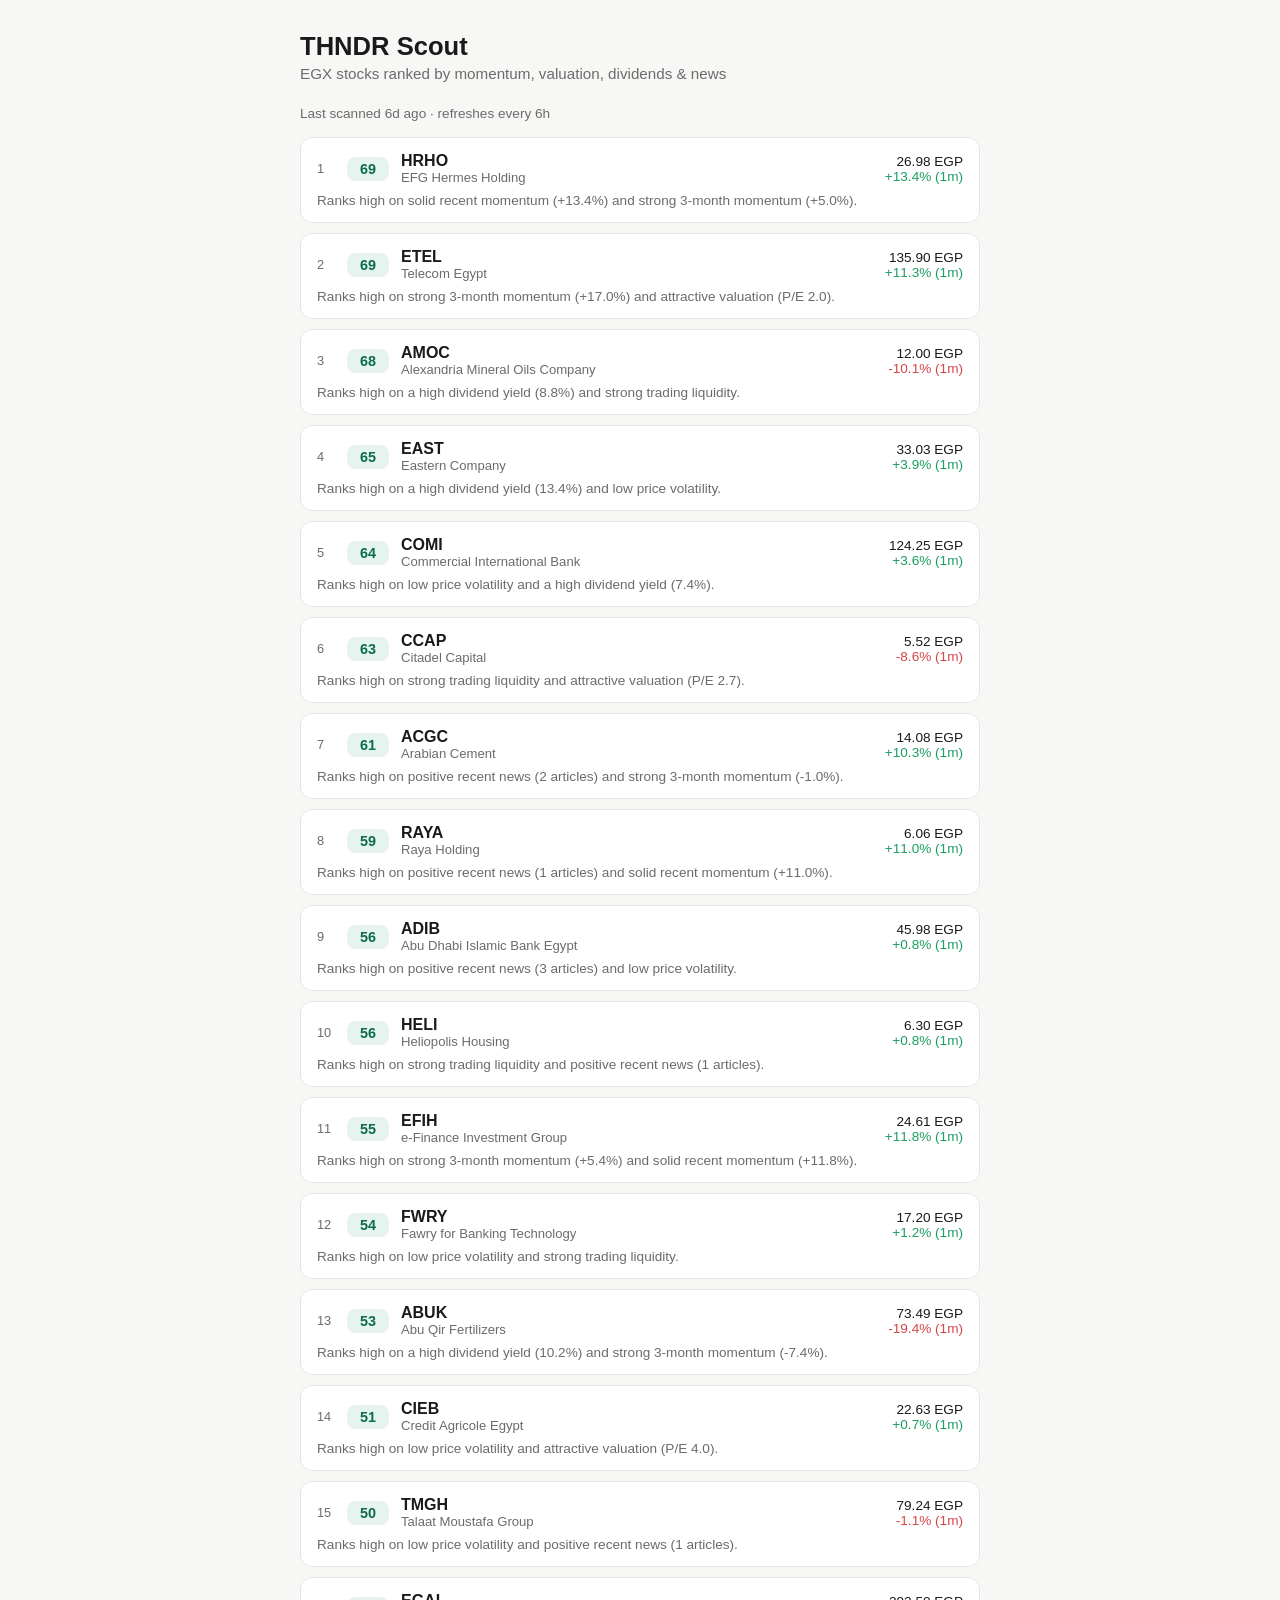
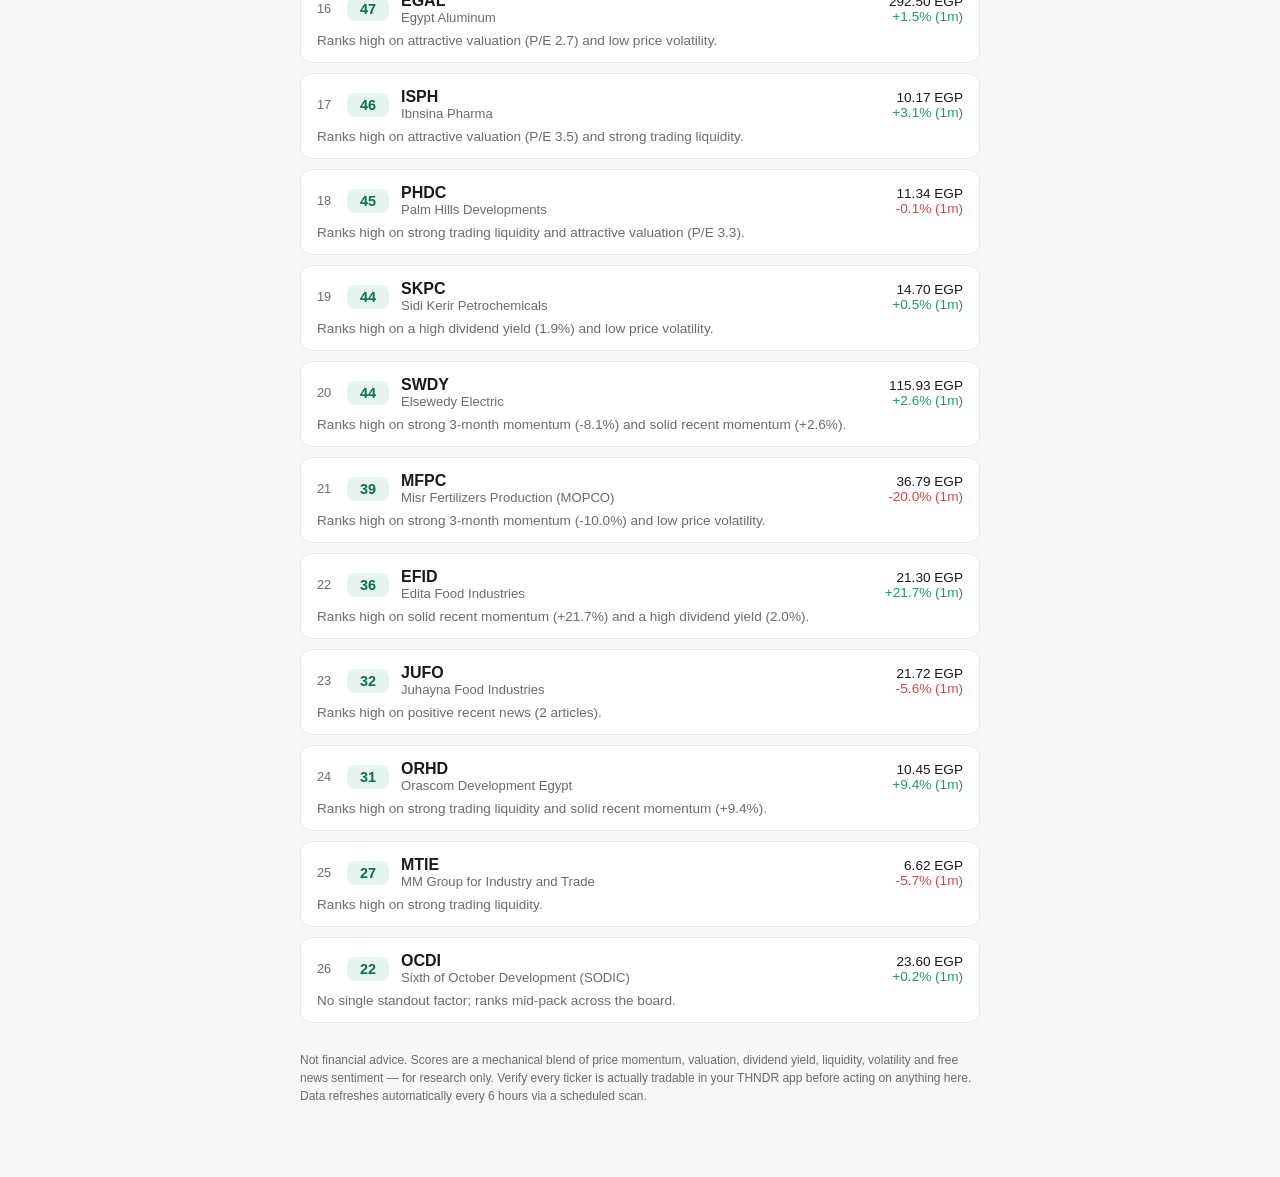
<file: docs/index.html>
<!doctype html>
<html lang="en">
<head>
  <meta charset="utf-8" />
  <meta name="viewport" content="width=device-width, initial-scale=1" />
  <title>THNDR Scout</title>
  <link rel="stylesheet" href="style.css" />
</head>
<body>
  <main>
    <header>
      <h1>THNDR Scout</h1>
      <p class="tagline">EGX stocks ranked by momentum, valuation, dividends &amp; news</p>
    </header>

    <div class="toolbar">
      <span id="status">Loading…</span>
    </div>

    <ol id="rankings" class="rankings"></ol>

    <p class="disclaimer">
      Not financial advice. Scores are a mechanical blend of price momentum, valuation,
      dividend yield, liquidity, volatility and free news sentiment — for research only.
      Verify every ticker is actually tradable in your THNDR app before acting on anything here.
      Data refreshes automatically every 6 hours via a scheduled scan.
    </p>
  </main>

  <script src="app.js"></script>
</body>
</html>
</file>
<file: docs/style.css>
:root {
  --bg: #f7f7f5;
  --card: #ffffff;
  --text: #1a1a1a;
  --muted: #6b6b6b;
  --border: #e5e5e2;
  --accent: #0d6b4f;
  --accent-weak: #e6f4ee;
  color-scheme: light dark;
}

@media (prefers-color-scheme: dark) {
  :root {
    --bg: #17181a;
    --card: #202124;
    --text: #f0f0ee;
    --muted: #9a9a9a;
    --border: #333436;
    --accent: #35c48a;
    --accent-weak: #1c2e27;
  }
}

* { box-sizing: border-box; }

body {
  margin: 0;
  background: var(--bg);
  color: var(--text);
  font-family: -apple-system, BlinkMacSystemFont, "Segoe UI", Roboto, sans-serif;
}

main {
  max-width: 720px;
  margin: 0 auto;
  padding: 32px 20px 60px;
}

header h1 {
  margin: 0 0 4px;
  font-size: 1.6rem;
}

.tagline {
  margin: 0 0 24px;
  color: var(--muted);
  font-size: 0.95rem;
}

.toolbar {
  display: flex;
  align-items: center;
  justify-content: space-between;
  margin-bottom: 16px;
  font-size: 0.85rem;
  color: var(--muted);
}

button {
  background: var(--accent);
  color: white;
  border: none;
  border-radius: 8px;
  padding: 8px 14px;
  font-size: 0.85rem;
  cursor: pointer;
}

button:disabled {
  opacity: 0.5;
  cursor: default;
}

.rankings {
  list-style: none;
  margin: 0;
  padding: 0;
  display: flex;
  flex-direction: column;
  gap: 10px;
}

.card {
  background: var(--card);
  border: 1px solid var(--border);
  border-radius: 12px;
  padding: 14px 16px;
  cursor: pointer;
}

.card-top {
  display: flex;
  align-items: center;
  gap: 12px;
}

.rank {
  color: var(--muted);
  font-size: 0.8rem;
  width: 18px;
}

.score {
  min-width: 42px;
  text-align: center;
  font-weight: 700;
  background: var(--accent-weak);
  color: var(--accent);
  border-radius: 8px;
  padding: 4px 0;
  font-size: 0.9rem;
}

.name-block {
  flex: 1;
  min-width: 0;
}

.ticker {
  font-weight: 600;
}

.company {
  color: var(--muted);
  font-size: 0.82rem;
  overflow: hidden;
  text-overflow: ellipsis;
  white-space: nowrap;
}

.price-block {
  text-align: right;
  font-size: 0.85rem;
}

.change-up { color: #1a9d63; }
.change-down { color: #d64545; }

.blurb {
  margin: 8px 0 0;
  font-size: 0.85rem;
  color: var(--muted);
}

.details {
  margin-top: 10px;
  padding-top: 10px;
  border-top: 1px dashed var(--border);
  font-size: 0.82rem;
  display: none;
}

.details.open { display: block; }

.detail-grid {
  display: grid;
  grid-template-columns: repeat(2, 1fr);
  gap: 6px 16px;
  margin-bottom: 10px;
}

.detail-grid span:first-child { color: var(--muted); }

.headlines { margin: 0; padding-left: 18px; }
.headlines li { margin-bottom: 4px; }

.disclaimer {
  margin-top: 28px;
  font-size: 0.75rem;
  color: var(--muted);
  line-height: 1.5;
}

.empty {
  color: var(--muted);
  font-size: 0.9rem;
  padding: 20px 0;
}
</file>
